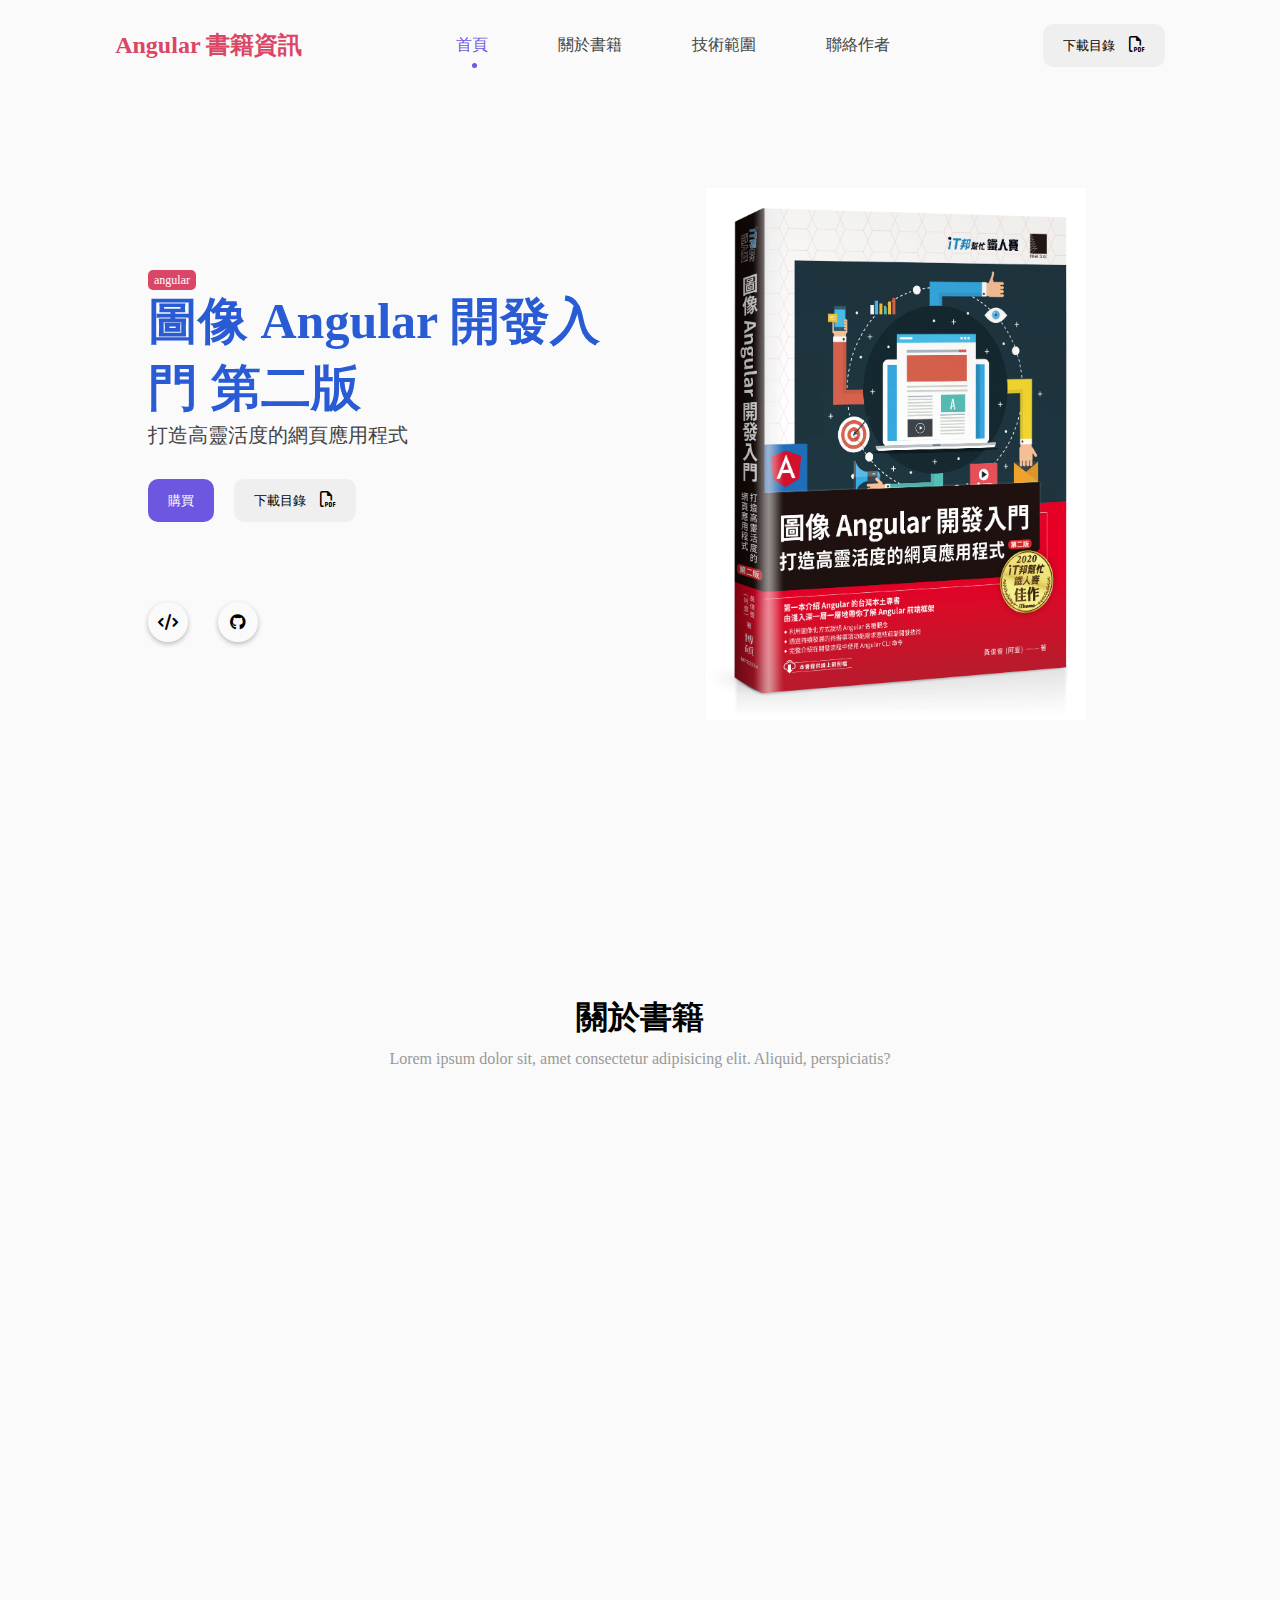
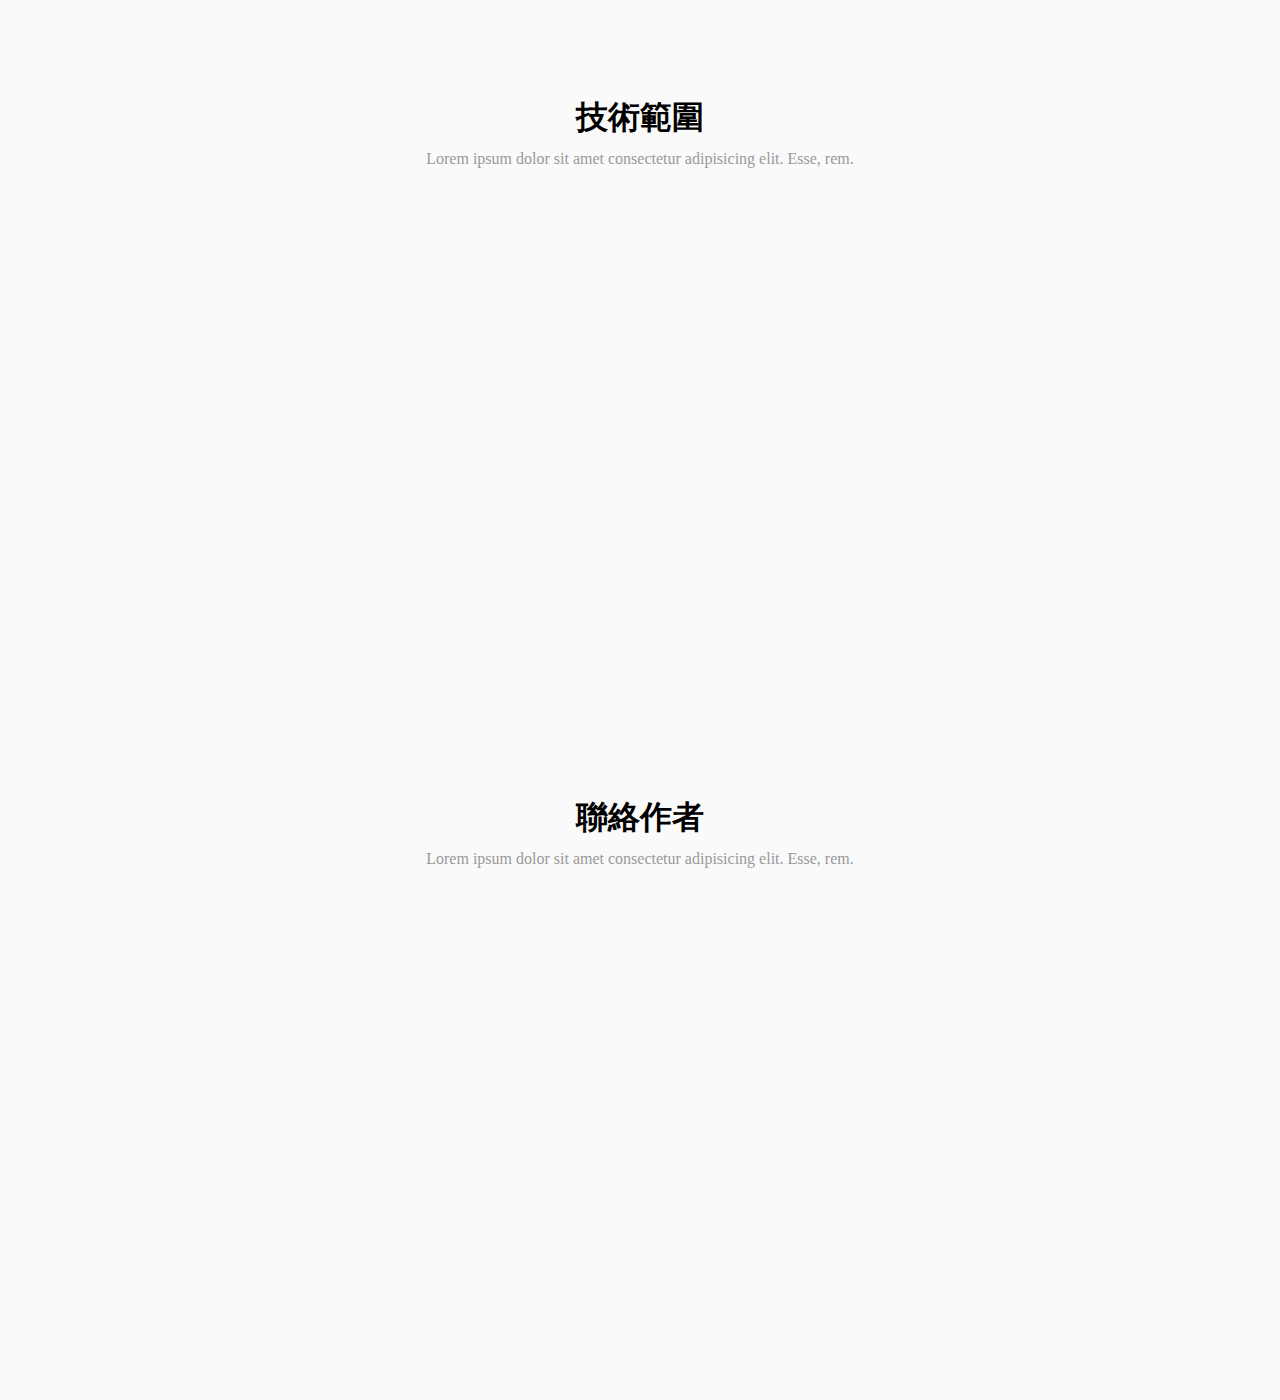
<file: src/index.html>
<!DOCTYPE html>
<html lang="en">
  <head>
    <meta charset="UTF-8" />
    <meta name="viewport" content="width=device-width, initial-scale=1.0" />
    <link rel="stylesheet" href="./style.min.css" />
    <link rel="stylesheet" href="https://cdnjs.cloudflare.com/ajax/libs/font-awesome/6.6.0/css/all.min.css" />
    <title>Angular 書籍資訊</title>
  </head>
  <body>
    <div class="container">
      <nav id="header">
        <div class="nav-logo">Angular 書籍資訊</div>
        <ul class="nav-menu">
            <li class="nav-item">
              <a href="#home" class="nav-link active-link">首頁</a>
          </li>
          <li class="nav-item">
            <a href="#book" class="nav-link">關於書籍</a>
          </li>
          <li class="nav-item">
            <a href="#skill" class="nav-link">技術範圍</a>
          </li>
          <li class="nav-item">
            <a href="#contact" class="nav-link">聯絡作者</a>
          </li>
        </ul>
        <div>
          <button type="button" class="btn">下載目錄 <i class="fa-regular fa-file-pdf"></i></button>
        </div>
      </nav>
      <main class="wrapper">
        <section id="home" class="home-box">
          <div class="home-text">
            <div class="tag"><span>angular</span></div>
            <div class="name">圖像 Angular 開發入門 第二版</div>
            <div class="subtitle">打造高靈活度的網頁應用程式</div>
            <div class="text-btn">
              <button type="button" class="btn blue-btn">購買</button>
              <button type="button" class="btn">下載目錄 <i class="fa-regular fa-file-pdf"></i></button>
            </div>
            <div class="icons">
              <div class="icon"><i class="fa-solid fa-code"></i></div>
              <div class="icon"><i class="fa-brands fa-github"></i></div>
            </div>
          </div>
          <div class="home-image">
            <div class="image">
              <img src="./assets/images/angular.jpg" alt="angular" />
            </div>
          </div>
        </section>
        <section id="book" class="section">
          <div class="top-header">
            <h1>關於書籍</h1>
            <span>Lorem ipsum dolor sit, amet consectetur adipisicing elit. Aliquid, perspiciatis?</span>
          </div>
        </section>
        <section id="skill" class="section">
          <div class="top-header">
            <h1>技術範圍</h1>
            <span>Lorem ipsum dolor sit amet consectetur adipisicing elit. Esse, rem.</span>
          </div>
        </section>
        <section id="contact" class="section">
          <div class="top-header">
            <h1>聯絡作者</h1>
            <span>Lorem ipsum dolor sit amet consectetur adipisicing elit. Esse, rem.</span>
          </div>
        </section>
    </div>
    <script src="./main.js"></script>
  </body>
</html>
</file>
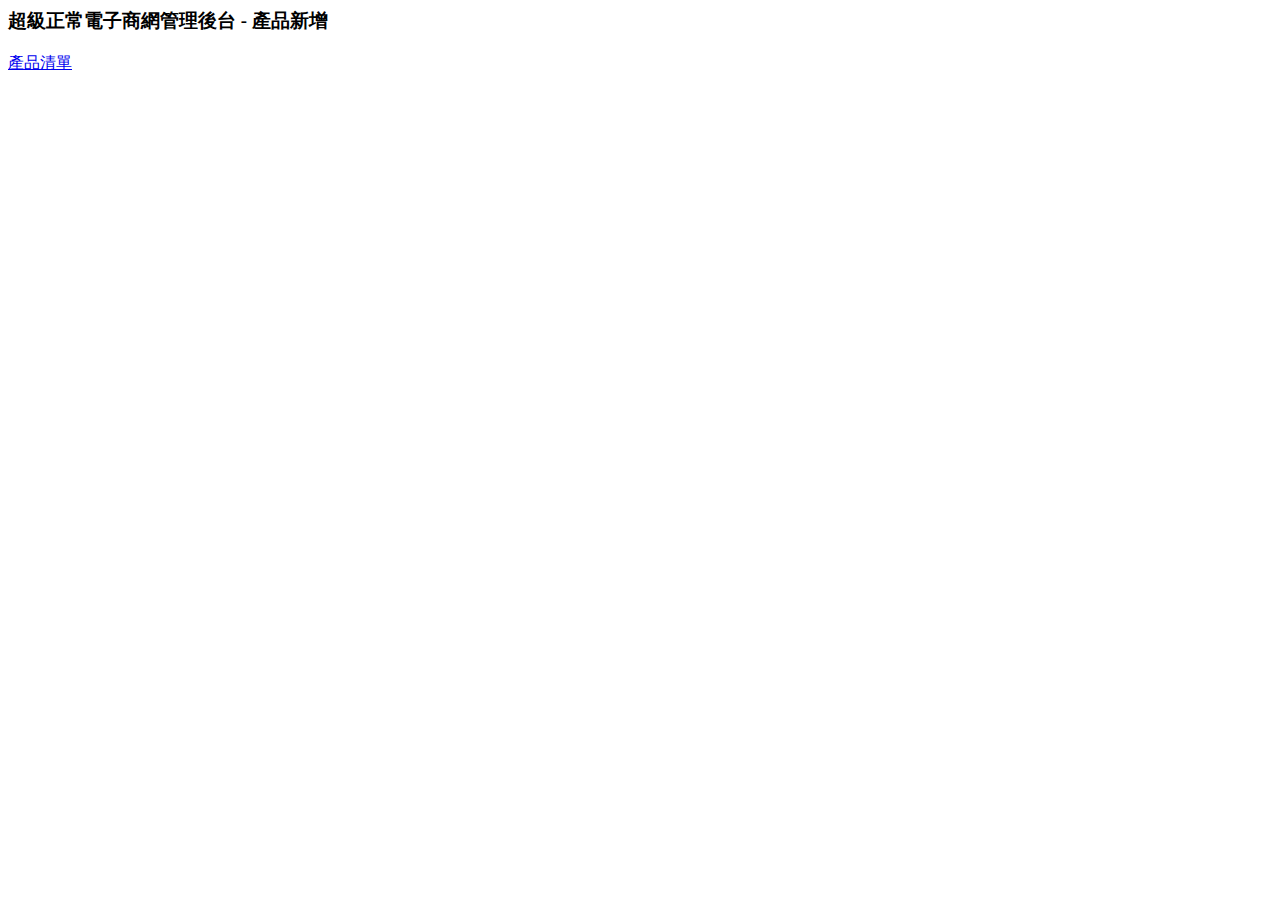
<file: src/from.html>
<html>
  <head>
    <meta charset="UTF-8" />
    <meta name="viewport" content="width=device-width, initial-scale=1.0" />
    <title>電子商網管理後台</title>
  </head>
  <body>
    <header>
      <h3>超級正常電子商網管理後台 - 產品新增</h3>
    </header>
    <nav>
      <a href="./index.html">產品清單</a>
    </nav>
  </body>
</html>
</file>
<file: src/style.min.css>
nav{background-color:var(--body-color);position:fixed;width:100%;height:90px;line-height:90px;padding-inline:9vw;display:flex;justify-content:space-between}nav .nav-logo{font-size:24px;font-weight:600;color:var(--logo-color)}nav ul{display:flex;list-style:none}nav ul .nav-link{text-decoration:none;color:var(--text-color);font-weight:500;padding-inline:15px;margin-inline:20px}nav ul .active-link{position:relative;color:var(--first-color)}nav ul .active-link::after{position:absolute;content:"";width:5px;height:5px;background-color:var(--first-color);left:50%;bottom:-15px;border-radius:50%}.btn{font-weight:500;padding:12px 20px;background-color:#efefef;border:none;border-radius:10px;cursor:pointer}.btn:hover{background-color:var(--second-color);color:var(--white-color)}.btn>i{margin-left:10px}.home-text{padding-left:20px;min-height:80vh;width:50%;display:flex;flex-direction:column;justify-content:center}.home-text .tag>span{background-color:var(--logo-color);color:var(--white-color);padding:3px 6px;font-size:12px;border-radius:5px}.home-text .name{font-size:50px;font-weight:600;color:var(--third-color)}.home-text .subtitle{font-size:20px;margin-bottom:30px;color:var(--text-color)}.home-text .text-btn{display:flex;gap:20px}.home-text .text-btn>.blue-btn{background-color:var(--first-color);color:var(--white-color)}.home-text .text-btn>.blue-btn:hover{background-color:var(--first-color-hover)}.home-text .icons{display:flex;margin-top:5em;gap:30px}.home-text .icons .icon{display:flex;justify-content:center;align-items:center;width:40px;height:40px;border-radius:50%;box-shadow:0px 2px 5px 0px rgba(0,0,0,.25);cursor:pointer}.home-image{display:flex;justify-content:right;align-items:center;width:50%;min-height:80vh}.home-image .image{width:380px;margin:0 auto;overflow:hidden}.home-image .image img{width:380px}:root{--body-color: rgb(250, 250, 250);--logo-color: rgb(218, 70, 102);--white-color: rgb(255, 255, 255);--text-color: rgb(68, 68, 68);--first-color: rgb(110, 87, 224);--first-color-hover: rgb(40, 91, 212);--second-color: rgb(170, 142, 18);--third-color: rgb(40, 91, 212)}html{scroll-behavior:smooth}body{background-color:var(--body-color)}body .container{width:100%}*{margin:0;padding:0;box-sizing:border-box}.wrapper{padding-inline:10vw}.wrapper .home-box{display:flex;padding-block:6em;height:100vh;min-height:700px}.wrapper .section{padding-block:6em;min-height:700px}.wrapper .section .top-header{text-align:center;margin-bottom:5em}.wrapper .section .top-header h1{font-weight:600;margin-bottom:10px}.wrapper .section .top-header span{color:#999}i{font-size:16px}/*# sourceMappingURL=style.min.css.map */
</file>
